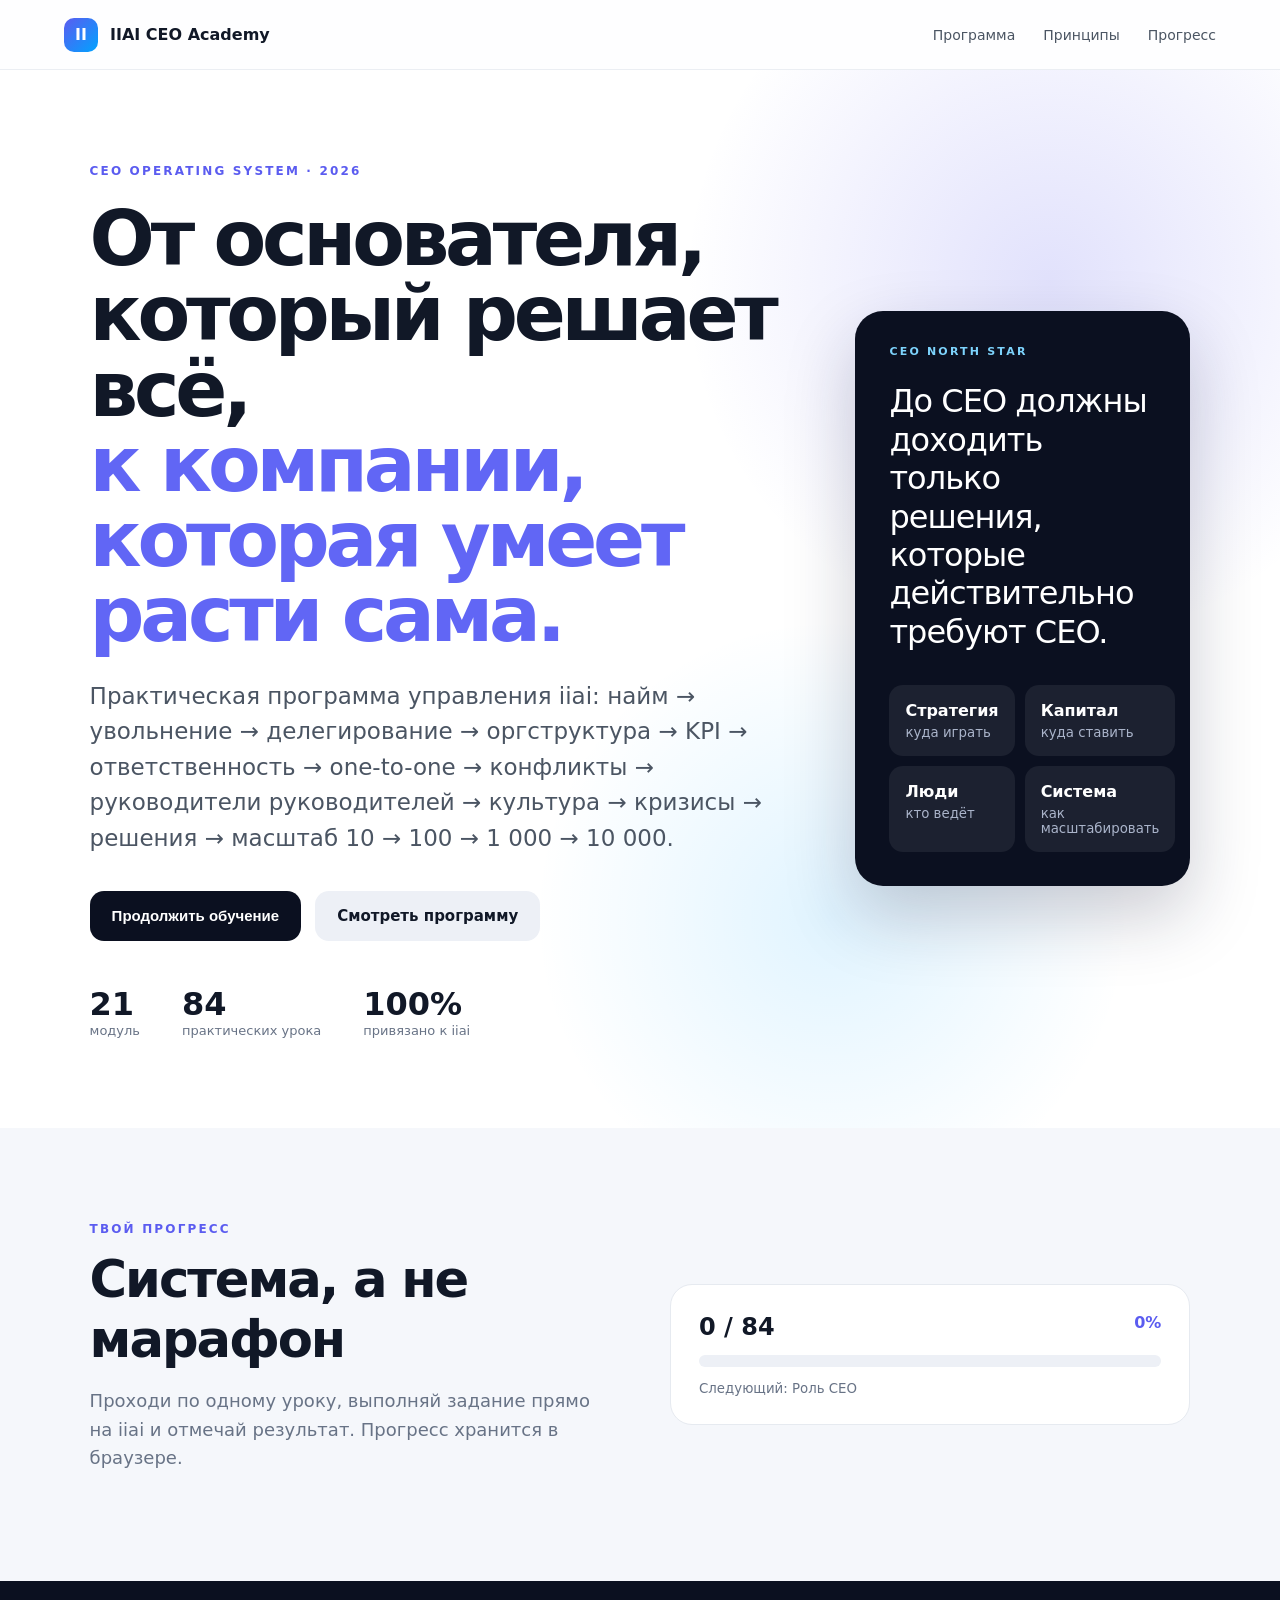
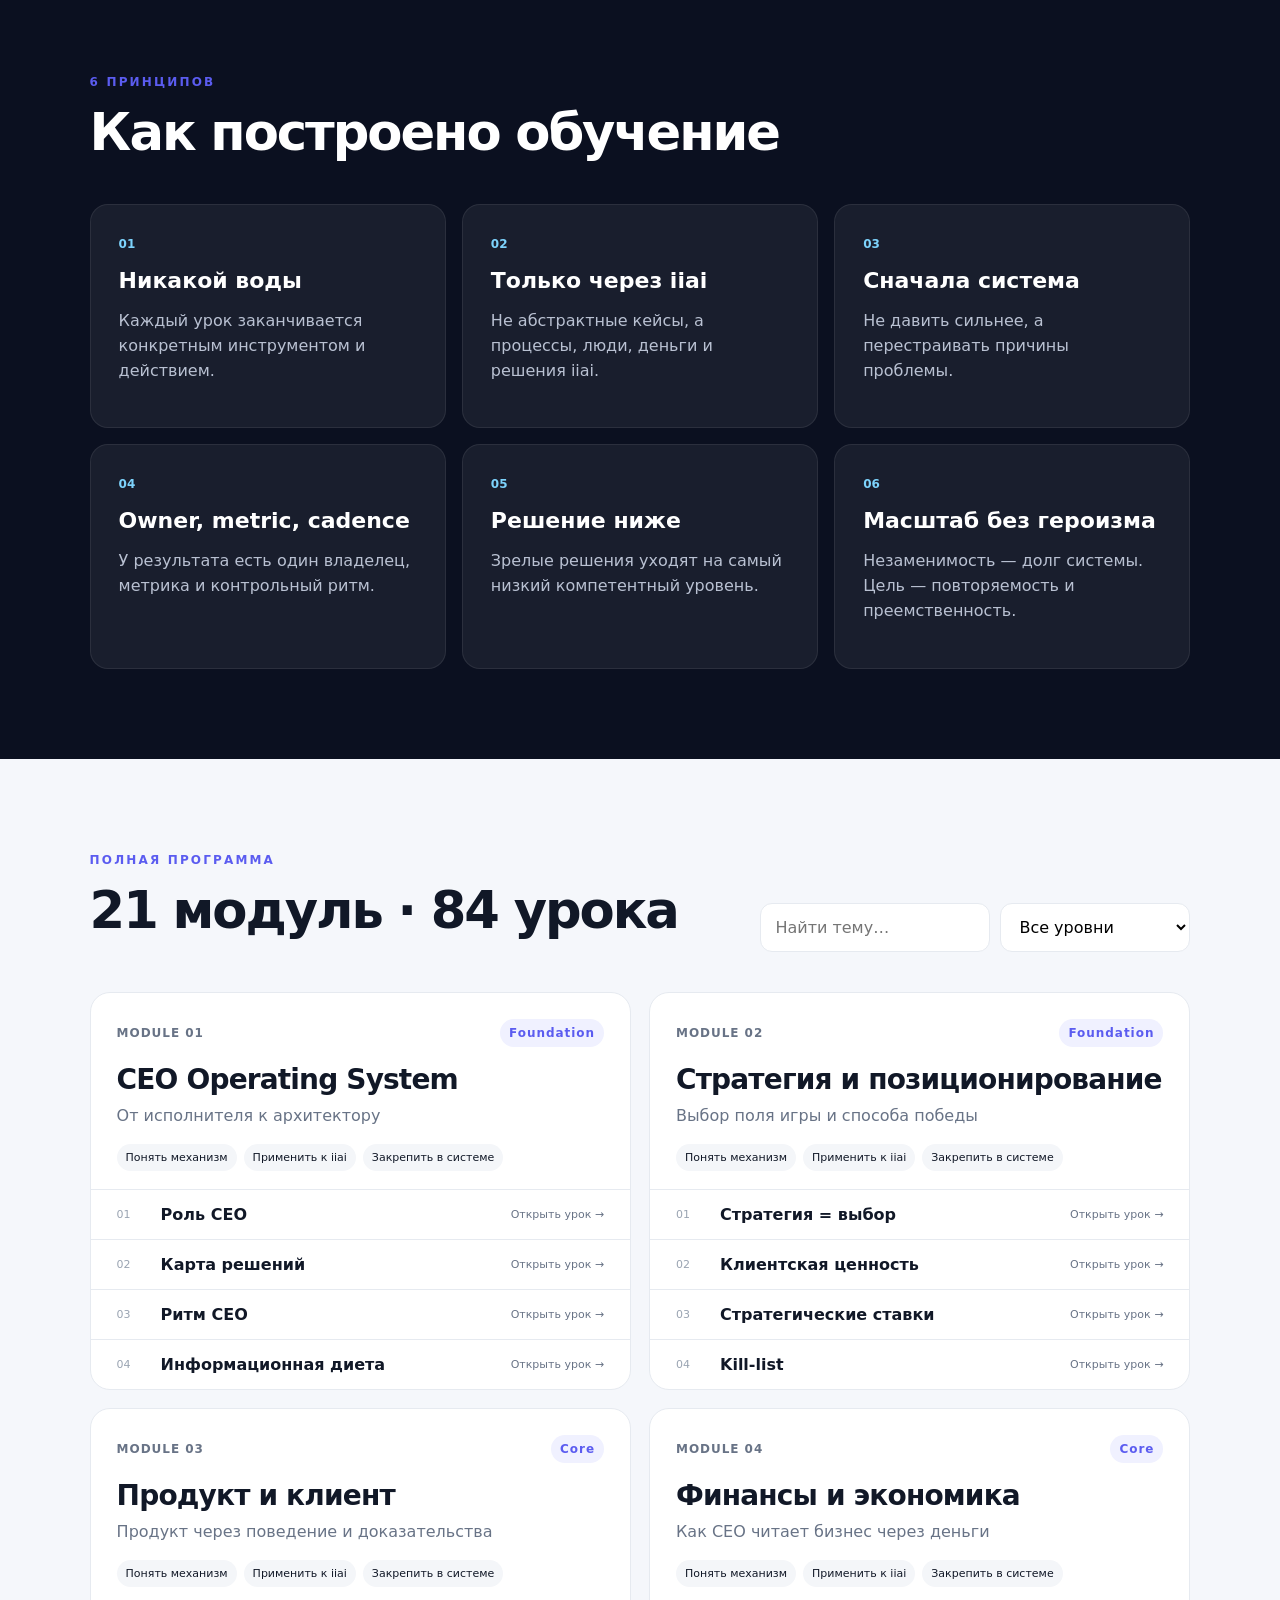
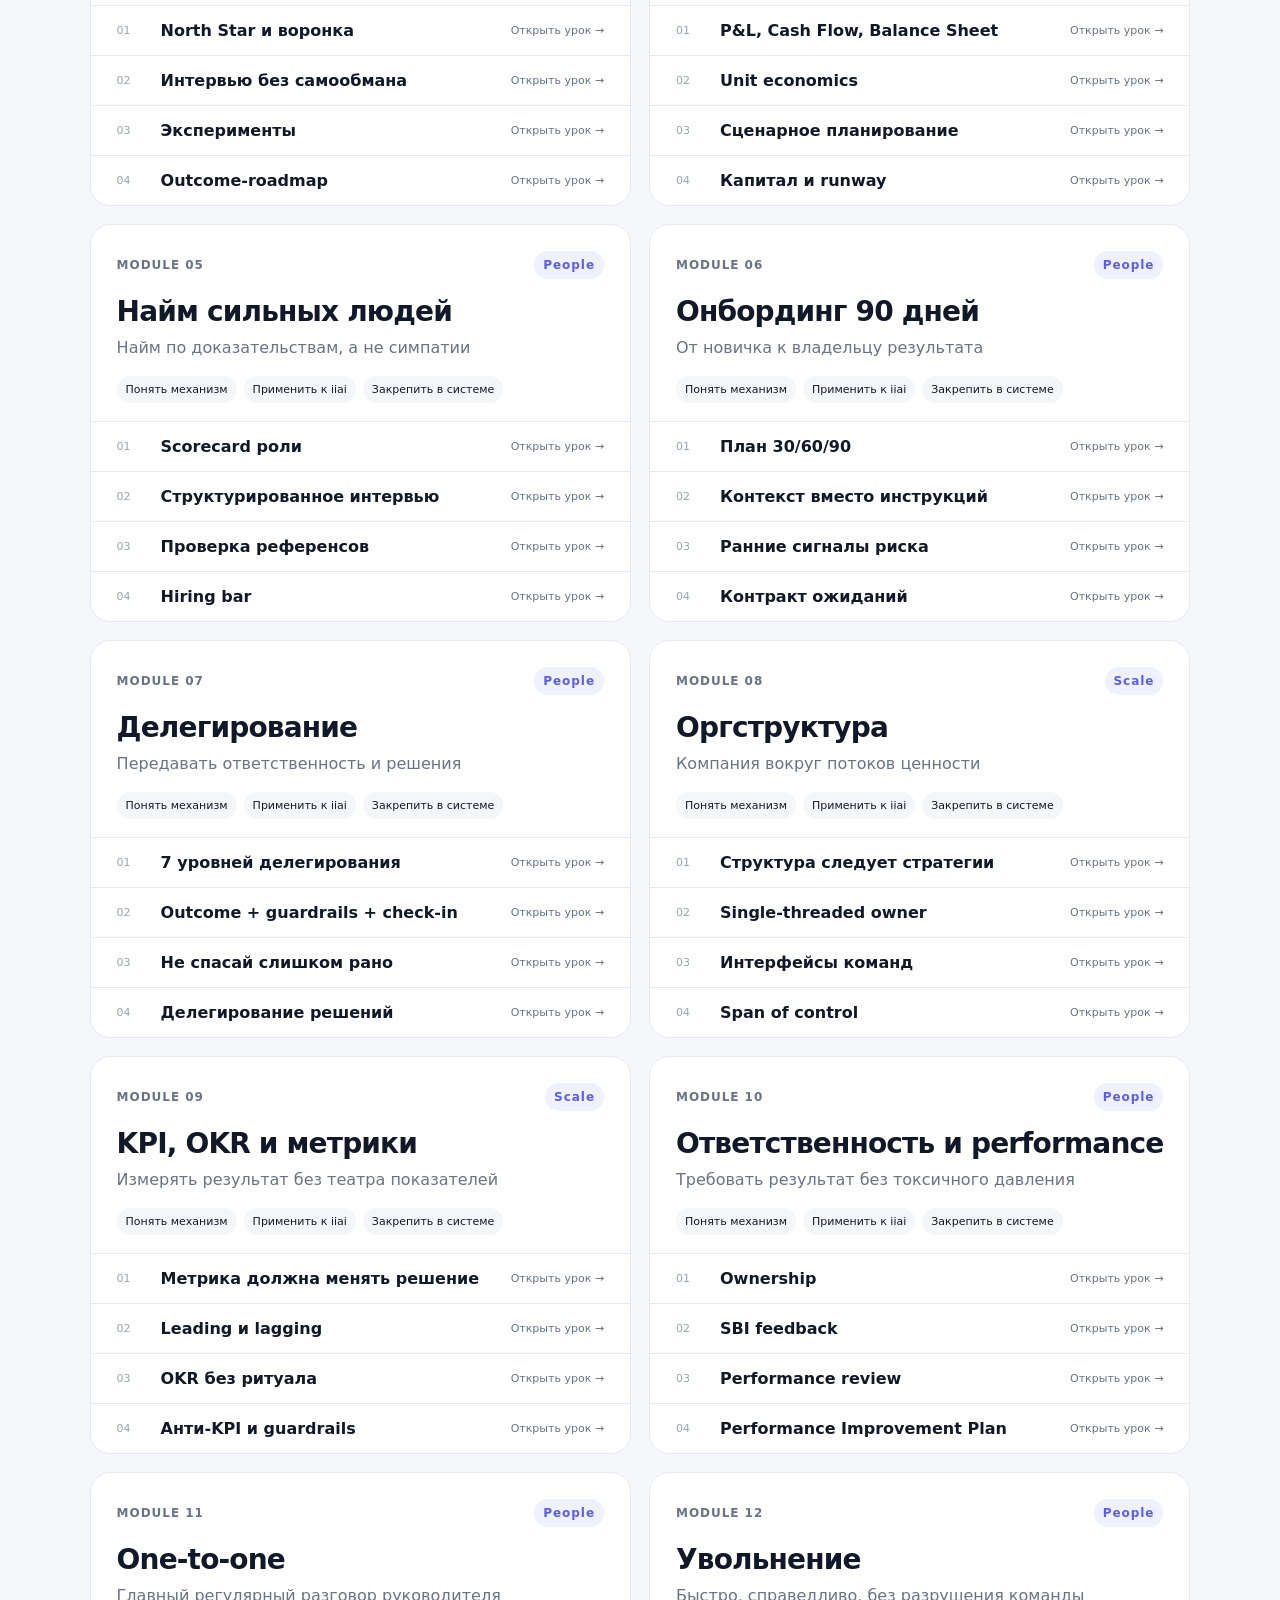
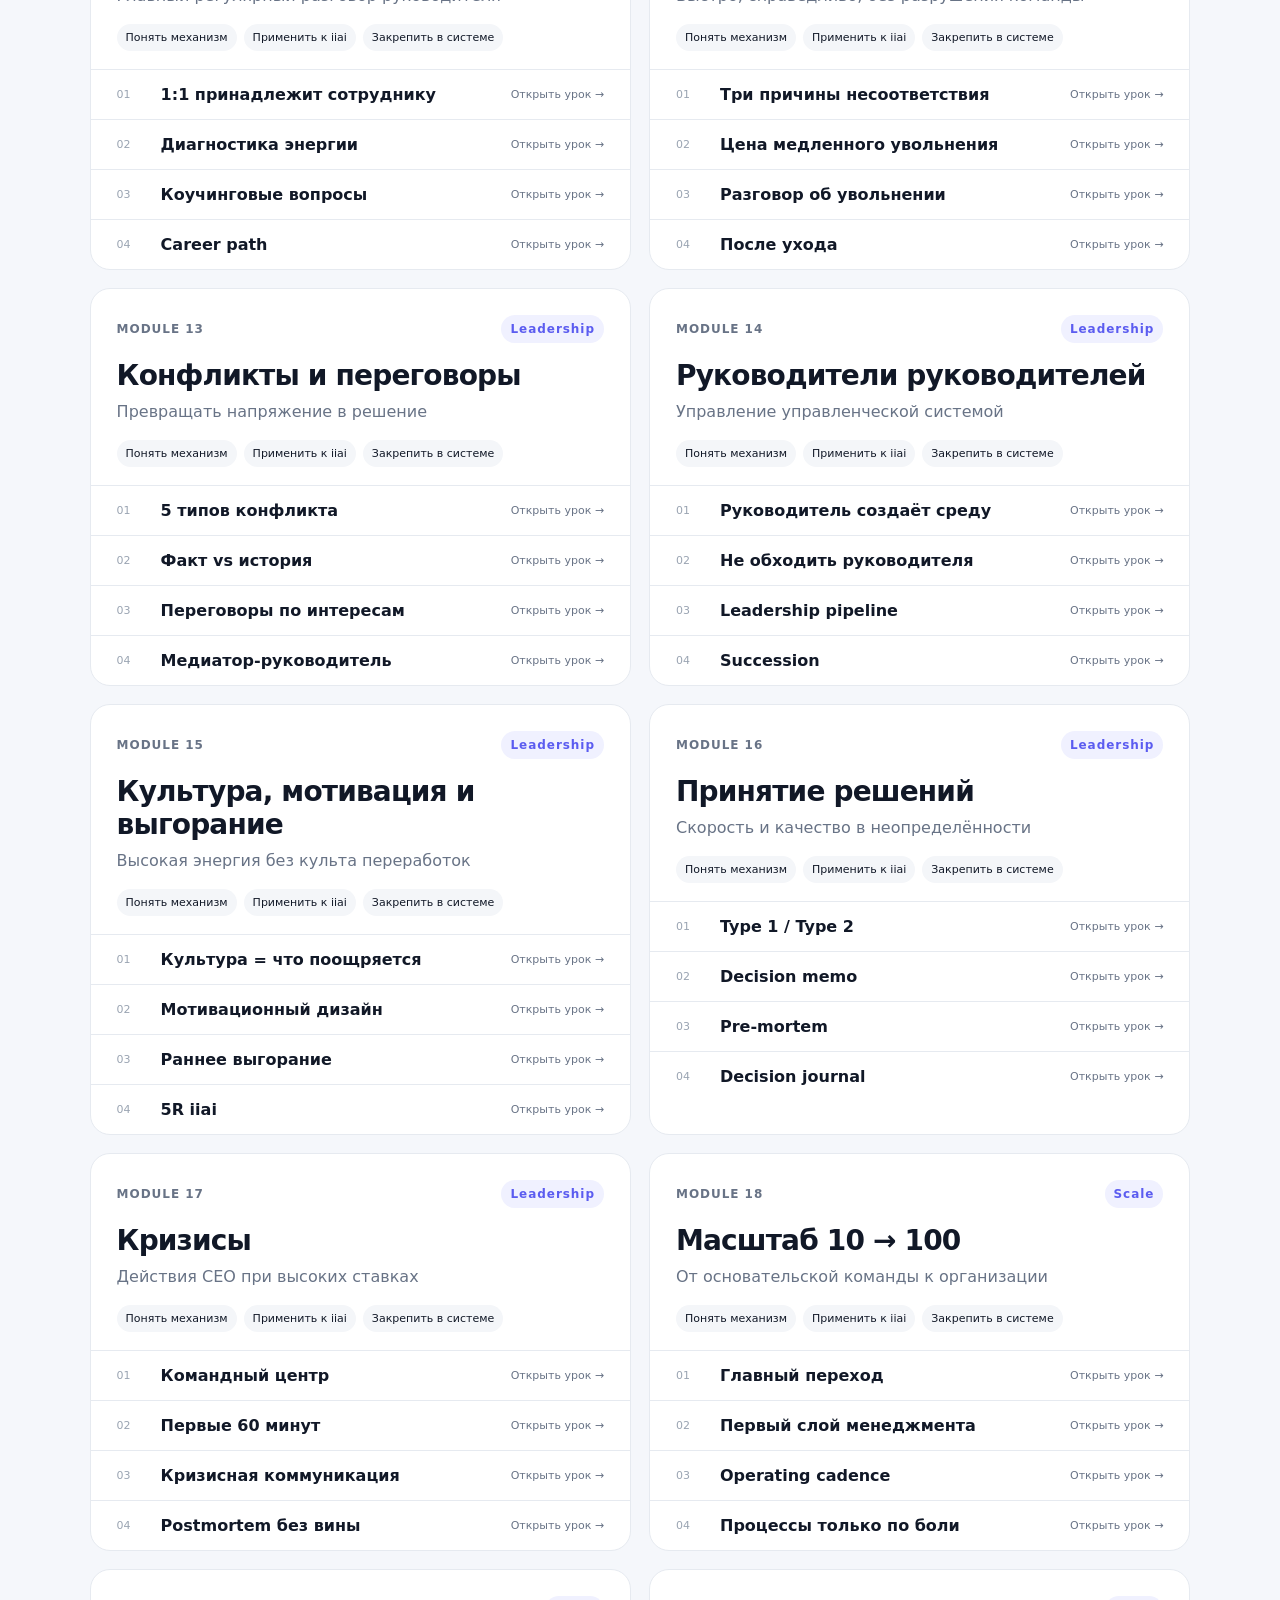
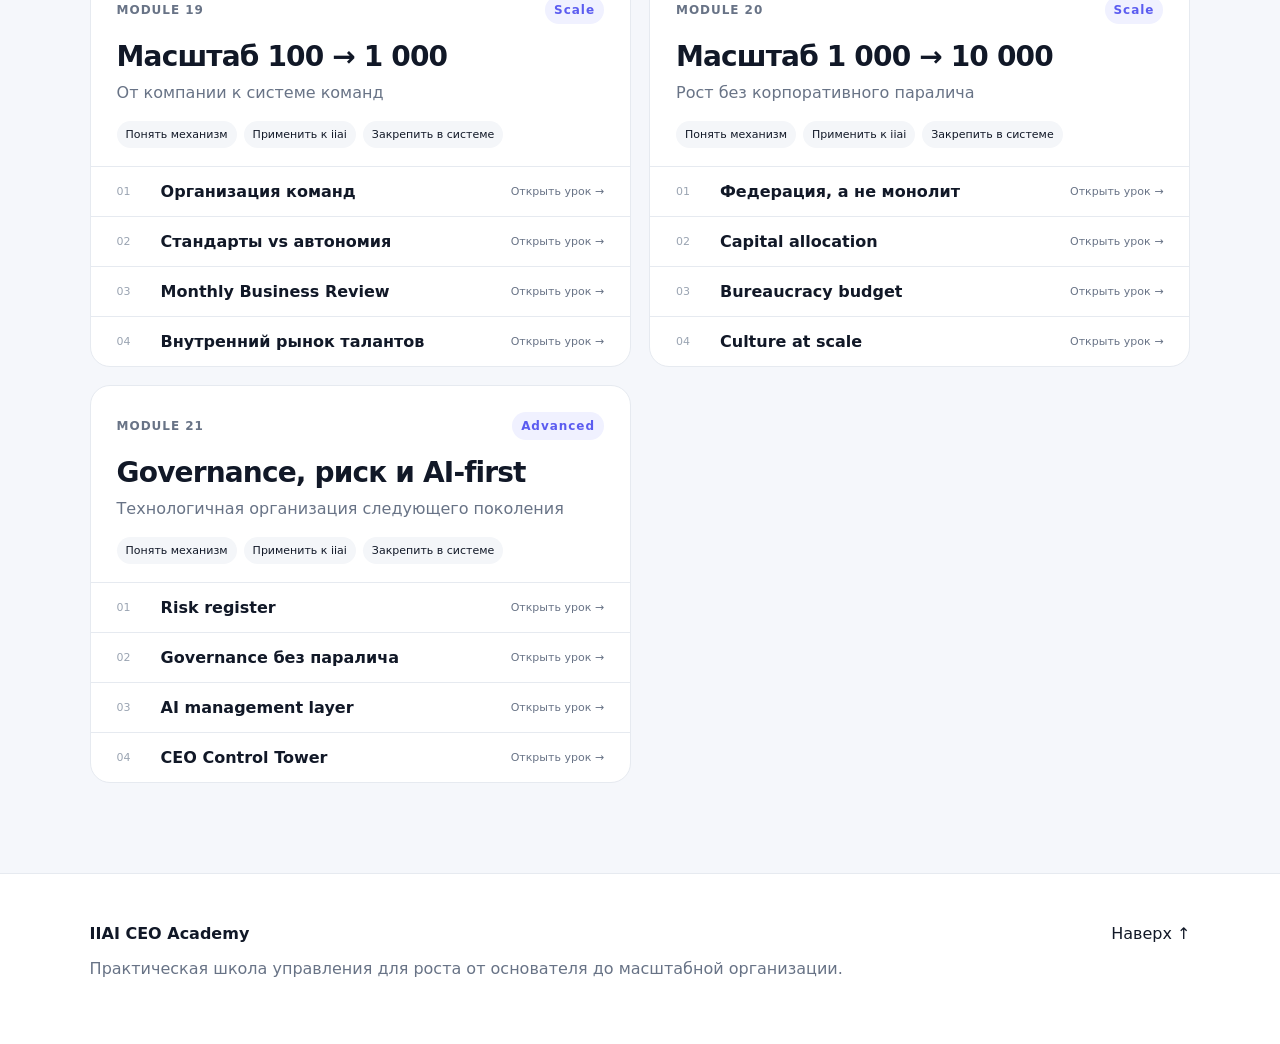
<file: index.html>
<!doctype html><html lang="ru"><head><meta charset="utf-8"><meta name="viewport" content="width=device-width,initial-scale=1"><meta name="description" content="IIAI CEO Academy — практическая персональная программа CEO"><title>IIAI CEO Academy</title><link rel="stylesheet" href="styles.css"></head><body><header class="topbar"><a class="brand" href="#top"><span class="brand-mark">II</span><span>IIAI CEO Academy</span></a><nav><a href="#program">Программа</a><a href="#principles">Принципы</a><a href="#dashboard">Прогресс</a></nav></header><main id="top"><section class="hero"><div class="hero-copy"><span class="eyebrow">CEO OPERATING SYSTEM · 2026</span><h1>От основателя, который решает всё,<br><span>к компании, которая умеет расти сама.</span></h1><p class="lead">Практическая программа управления iiai: найм → увольнение → делегирование → оргструктура → KPI → ответственность → one-to-one → конфликты → руководители руководителей → культура → кризисы → решения → масштаб 10 → 100 → 1 000 → 10 000.</p><div class="hero-actions"><button class="primary" id="continueBtn">Продолжить обучение</button><a class="secondary" href="#program">Смотреть программу</a></div><div class="hero-metrics"><div><strong id="moduleCount">21</strong><span>модуль</span></div><div><strong id="lessonCount">84</strong><span>практических урока</span></div><div><strong>100%</strong><span>привязано к iiai</span></div></div></div><aside class="hero-panel"><div class="panel-label">CEO NORTH STAR</div><blockquote>До CEO должны доходить только решения, которые действительно требуют CEO.</blockquote><div class="mini-grid"><div><b>Стратегия</b><small>куда играть</small></div><div><b>Капитал</b><small>куда ставить</small></div><div><b>Люди</b><small>кто ведёт</small></div><div><b>Система</b><small>как масштабировать</small></div></div></aside></section><section class="dashboard" id="dashboard"><div><span class="eyebrow">ТВОЙ ПРОГРЕСС</span><h2>Система, а не марафон</h2><p>Проходи по одному уроку, выполняй задание прямо на iiai и отмечай результат. Прогресс хранится в браузере.</p></div><div class="progress-card"><div class="progress-head"><strong id="progressText">0 / 84</strong><span id="progressPercent">0%</span></div><div class="progress-track"><i id="progressBar"></i></div><small id="nextLessonText">Начни с роли CEO.</small></div></section><section class="principles" id="principles"><span class="eyebrow">6 ПРИНЦИПОВ</span><h2>Как построено обучение</h2><div class="principle-grid"><article><span>01</span><h3>Никакой воды</h3><p>Каждый урок заканчивается конкретным инструментом и действием.</p></article><article><span>02</span><h3>Только через iiai</h3><p>Не абстрактные кейсы, а процессы, люди, деньги и решения iiai.</p></article><article><span>03</span><h3>Сначала система</h3><p>Не давить сильнее, а перестраивать причины проблемы.</p></article><article><span>04</span><h3>Owner, metric, cadence</h3><p>У результата есть один владелец, метрика и контрольный ритм.</p></article><article><span>05</span><h3>Решение ниже</h3><p>Зрелые решения уходят на самый низкий компетентный уровень.</p></article><article><span>06</span><h3>Масштаб без героизма</h3><p>Незаменимость — долг системы. Цель — повторяемость и преемственность.</p></article></div></section><section class="program" id="program"><div class="section-head"><div><span class="eyebrow">ПОЛНАЯ ПРОГРАММА</span><h2>21 модуль · 84 урока</h2></div><div class="filters"><input id="searchInput" type="search" placeholder="Найти тему…"><select id="levelFilter"><option value="">Все уровни</option><option>Foundation</option><option>Core</option><option>People</option><option>Leadership</option><option>Scale</option><option>Advanced</option></select></div></div><div id="moduleGrid" class="module-grid"></div></section></main><footer><div><strong>IIAI CEO Academy</strong><p>Практическая школа управления для роста от основателя до масштабной организации.</p></div><a href="#top">Наверх ↑</a></footer><dialog id="lessonDialog"><form method="dialog" class="dialog-shell"><button class="dialog-close" aria-label="Закрыть">×</button><div id="dialogContent"></div></form></dialog><script>window.COURSE_DATA={};</script><script src="course-data.js"></script><script src="deep-content.js"></script><script src="academy-content.js"></script><script src="app.js"></script></body></html>
</file>
<file: styles.css>
:root{--bg:#f5f7fb;--surface:#fff;--ink:#111827;--muted:#687386;--line:#e6eaf0;--accent:#5b5cf0;--accent2:#00a3ff;--dark:#0b1020;--success:#0a9b6b}*{box-sizing:border-box}html{scroll-behavior:smooth}body{margin:0;font-family:Inter,ui-sans-serif,system-ui,-apple-system,Segoe UI,Roboto,Arial,sans-serif;background:var(--bg);color:var(--ink)}body.lesson-open{overflow:hidden}a{color:inherit;text-decoration:none}.topbar{position:sticky;top:0;z-index:20;height:70px;display:flex;align-items:center;justify-content:space-between;padding:0 clamp(20px,5vw,72px);background:rgba(255,255,255,.86);backdrop-filter:blur(18px);border-bottom:1px solid rgba(230,234,240,.8)}.brand{display:flex;gap:12px;align-items:center;font-weight:800}.brand-mark{display:grid;place-items:center;width:34px;height:34px;border-radius:10px;background:linear-gradient(135deg,var(--accent),var(--accent2));color:#fff}.topbar nav{display:flex;gap:28px;font-size:14px;color:#4b5563}.hero{min-height:720px;padding:90px clamp(20px,7vw,110px);display:grid;grid-template-columns:minmax(0,1.35fr) minmax(320px,.65fr);gap:70px;align-items:center;background:radial-gradient(circle at 82% 20%,rgba(91,92,240,.18),transparent 27%),radial-gradient(circle at 65% 80%,rgba(0,163,255,.12),transparent 25%),var(--surface)}.eyebrow{font-size:12px;letter-spacing:.18em;font-weight:900;color:var(--accent)}h1{font-size:clamp(46px,6vw,86px);line-height:.98;letter-spacing:-.055em;margin:22px 0 26px;max-width:980px}h1 span{color:#6166f5}.lead{font-size:clamp(18px,2vw,23px);line-height:1.55;color:#4b5563;max-width:900px}.hero-actions{display:flex;gap:14px;margin:34px 0 44px;flex-wrap:wrap}.primary,.secondary{border:0;border-radius:14px;padding:16px 22px;font-weight:800;font-size:15px;cursor:pointer}.primary{background:var(--dark);color:white}.secondary{background:#edf0f6}.hero-metrics{display:flex;gap:42px;flex-wrap:wrap}.hero-metrics div{display:flex;flex-direction:column}.hero-metrics strong{font-size:32px}.hero-metrics span{font-size:13px;color:var(--muted)}.hero-panel{background:var(--dark);color:white;border-radius:28px;padding:34px;box-shadow:0 30px 70px rgba(21,28,60,.22)}.panel-label{font-size:11px;letter-spacing:.2em;color:#7dd3fc;font-weight:900}.hero-panel blockquote{font-size:32px;line-height:1.2;letter-spacing:-.03em;margin:24px 0 34px}.mini-grid{display:grid;grid-template-columns:1fr 1fr;gap:10px}.mini-grid div{background:rgba(255,255,255,.07);padding:16px;border-radius:14px}.mini-grid b,.mini-grid small{display:block}.mini-grid small{margin-top:5px;color:#aab4ca}.dashboard,.principles,.program{padding:90px clamp(20px,7vw,110px)}.dashboard{display:grid;grid-template-columns:1fr 1fr;gap:60px;align-items:center}.dashboard h2,.principles h2,.program h2{font-size:clamp(34px,4vw,54px);letter-spacing:-.04em;margin:12px 0}.dashboard p{color:var(--muted);font-size:18px;line-height:1.6;max-width:720px}.progress-card{background:white;border:1px solid var(--line);border-radius:22px;padding:28px}.progress-head{display:flex;justify-content:space-between;margin-bottom:14px}.progress-head strong{font-size:24px}.progress-head span{color:var(--accent);font-weight:900}.progress-track{height:12px;background:#edf0f6;border-radius:99px;overflow:hidden}.progress-track i{display:block;width:0;height:100%;background:linear-gradient(90deg,var(--accent),var(--accent2));transition:.3s}.progress-card small{display:block;margin-top:14px;color:var(--muted)}.principles{background:var(--dark);color:white}.principle-grid{display:grid;grid-template-columns:repeat(3,1fr);gap:16px;margin-top:42px}.principle-grid article{background:rgba(255,255,255,.06);border:1px solid rgba(255,255,255,.08);padding:28px;border-radius:18px}.principle-grid span{font-size:12px;color:#7dd3fc;font-weight:900}.principle-grid h3{font-size:22px;margin:16px 0 8px}.principle-grid p{color:#b9c1d2;line-height:1.55}.section-head{display:flex;justify-content:space-between;gap:30px;align-items:end}.filters{display:flex;gap:10px;flex-wrap:wrap}.filters input,.filters select{border:1px solid var(--line);background:white;border-radius:12px;padding:13px 14px;font:inherit;min-width:190px}.module-grid{display:grid;grid-template-columns:repeat(2,minmax(0,1fr));gap:18px;margin-top:40px}.module{background:white;border:1px solid var(--line);border-radius:20px;overflow:hidden}.module-top{padding:26px 26px 18px}.module-index{display:flex;justify-content:space-between;align-items:center;color:var(--muted);font-size:12px;font-weight:800;letter-spacing:.08em}.level{background:#f0f1ff;color:var(--accent);padding:7px 9px;border-radius:99px}.module h3{font-size:28px;letter-spacing:-.03em;margin:16px 0 8px}.module-sub{color:var(--muted);line-height:1.5}.outcomes{display:flex;gap:7px;flex-wrap:wrap;margin-top:16px}.outcomes span{font-size:11px;background:#f4f6f9;padding:7px 9px;border-radius:99px}.lesson-list{border-top:1px solid var(--line)}.lesson-row{display:grid;grid-template-columns:32px 1fr auto;gap:12px;align-items:center;padding:15px 26px;border-bottom:1px solid var(--line);cursor:pointer;transition:.15s}.lesson-row:last-child{border-bottom:0}.lesson-row:hover{background:#fafbff}.lesson-num{font-size:11px;color:#9aa4b2}.lesson-title{font-weight:750}.lesson-tool{font-size:11px;color:var(--muted)}.lesson-row.done .lesson-title{text-decoration:line-through;color:#8a94a3}.lesson-row.done .lesson-num{color:var(--success);font-weight:900}footer{padding:50px clamp(20px,7vw,110px);display:flex;justify-content:space-between;gap:30px;background:white;border-top:1px solid var(--line)}footer p{color:var(--muted)}dialog{border:0;padding:0;border-radius:24px;width:min(820px,calc(100vw - 30px));max-height:min(920px,calc(100dvh - 32px));overflow:hidden;box-shadow:0 40px 100px rgba(0,0,0,.25)}dialog::backdrop{background:rgba(7,11,22,.68);backdrop-filter:blur(5px)}.dialog-shell{position:relative;max-height:min(920px,calc(100dvh - 32px));overflow-y:auto;padding:0 38px 38px}.lesson-head{position:sticky;top:0;z-index:3;background:rgba(255,255,255,.97);backdrop-filter:blur(14px);margin:0 -38px 28px;padding:22px 82px 18px 38px;border-bottom:1px solid var(--line)}.dialog-close{position:absolute;right:18px;top:13px;z-index:5;width:44px;height:44px;border:1px solid var(--line);border-radius:50%;background:#fff;font-size:26px;line-height:1;cursor:pointer;color:#344054;box-shadow:0 3px 12px rgba(15,23,42,.08)}.lesson-kicker{color:var(--accent);font-size:11px;font-weight:900;letter-spacing:.12em}.dialog-shell h2{font-size:34px;line-height:1.08;letter-spacing:-.035em;margin:8px 0 10px}.lesson-intro{font-size:17px!important;line-height:1.55!important;color:#344054!important;font-weight:550}.lesson-section{margin:0 0 32px;padding-bottom:30px;border-bottom:1px solid var(--line)}.lesson-section:last-of-type{border-bottom:0}.lesson-section h4{font-size:13px;letter-spacing:.08em;text-transform:uppercase;color:#344054;margin:0 0 14px}.dialog-shell p{line-height:1.72;color:#475467;font-size:16px;margin:0 0 14px}.deep-list{margin:8px 0 0;padding:0;list-style:none;counter-reset:item}.deep-list li{position:relative;padding:12px 12px 12px 42px;margin:0 0 8px;background:#f8fafc;border:1px solid #edf0f5;border-radius:12px;line-height:1.55;color:#344054}.deep-list li:before{counter-increment:item;content:counter(item);position:absolute;left:12px;top:12px;width:22px;height:22px;display:grid;place-items:center;border-radius:50%;background:#e9eaff;color:var(--accent);font-weight:900;font-size:11px}.framework-box{background:#0b1020;color:white;border-radius:18px;padding:14px}.framework-box .deep-list li{background:rgba(255,255,255,.07);border-color:rgba(255,255,255,.08);color:#f6f7fb}.framework-box .deep-list li:before{background:#6d70ff;color:#fff}.case-box{background:linear-gradient(135deg,#eef7ff,#f4f1ff);border:1px solid #dfe7ff;border-radius:18px;padding:20px}.case-box p:last-child{margin-bottom:0}.section-note{font-size:14px!important;color:#667085!important}.tool-box,.assignment-box{padding:20px;border-radius:16px;margin-top:8px}.tool-box{background:#f1f2ff}.assignment-box{background:#eff9f4;border:1px solid #dcefe5}.tool-box strong,.assignment-box strong{display:block;font-size:17px;margin-bottom:8px}.complete-btn{margin-top:6px;width:100%;padding:16px;border-radius:13px;border:0;background:var(--dark);color:white;font-weight:850;cursor:pointer}.complete-btn.completed{background:var(--success)}@media(max-width:900px){.hero{grid-template-columns:1fr;min-height:auto;padding-top:60px}.hero-panel{max-width:620px}.dashboard{grid-template-columns:1fr}.principle-grid{grid-template-columns:1fr 1fr}.module-grid{grid-template-columns:1fr}.section-head{align-items:flex-start;flex-direction:column}.topbar nav{display:none}}@media(max-width:600px){h1{font-size:42px}.hero{padding:50px 18px 60px;gap:36px}.lead{font-size:18px}.hero-panel{border-radius:20px;padding:24px}.hero-panel blockquote{font-size:24px}.principle-grid{grid-template-columns:1fr}.hero-metrics{gap:20px}.hero-metrics strong{font-size:27px}.lesson-tool{display:none}.lesson-row{grid-template-columns:28px 1fr;padding:15px 18px}.dashboard,.principles,.program{padding:58px 18px}.module-top{padding:22px 18px 16px}.module h3{font-size:23px}dialog{margin:0;inset:0;width:100vw;max-width:none;height:100dvh;max-height:100dvh;border-radius:0}dialog::backdrop{background:#fff}.dialog-shell{height:100dvh;max-height:100dvh;padding:0 18px 38px}.lesson-head{margin:0 -18px 24px;padding:16px 64px 14px 18px}.dialog-close{position:fixed;right:14px;top:12px;width:42px;height:42px}.lesson-kicker{font-size:10px;letter-spacing:.09em}.dialog-shell h2{font-size:26px;line-height:1.12;margin-top:6px}.lesson-intro{font-size:15px!important}.lesson-section{margin-bottom:25px;padding-bottom:24px}.lesson-section h4{font-size:11px;margin-bottom:11px}.dialog-shell p{font-size:15px;line-height:1.62}.deep-list li{font-size:15px;padding:11px 10px 11px 39px}.deep-list li:before{left:10px;top:11px}.framework-box{padding:10px;border-radius:14px}.case-box,.tool-box,.assignment-box{padding:16px;border-radius:13px}.tool-box strong,.assignment-box strong{font-size:16px}.complete-btn{position:sticky;bottom:10px;box-shadow:0 8px 28px rgba(11,16,32,.22)}}
</file>
